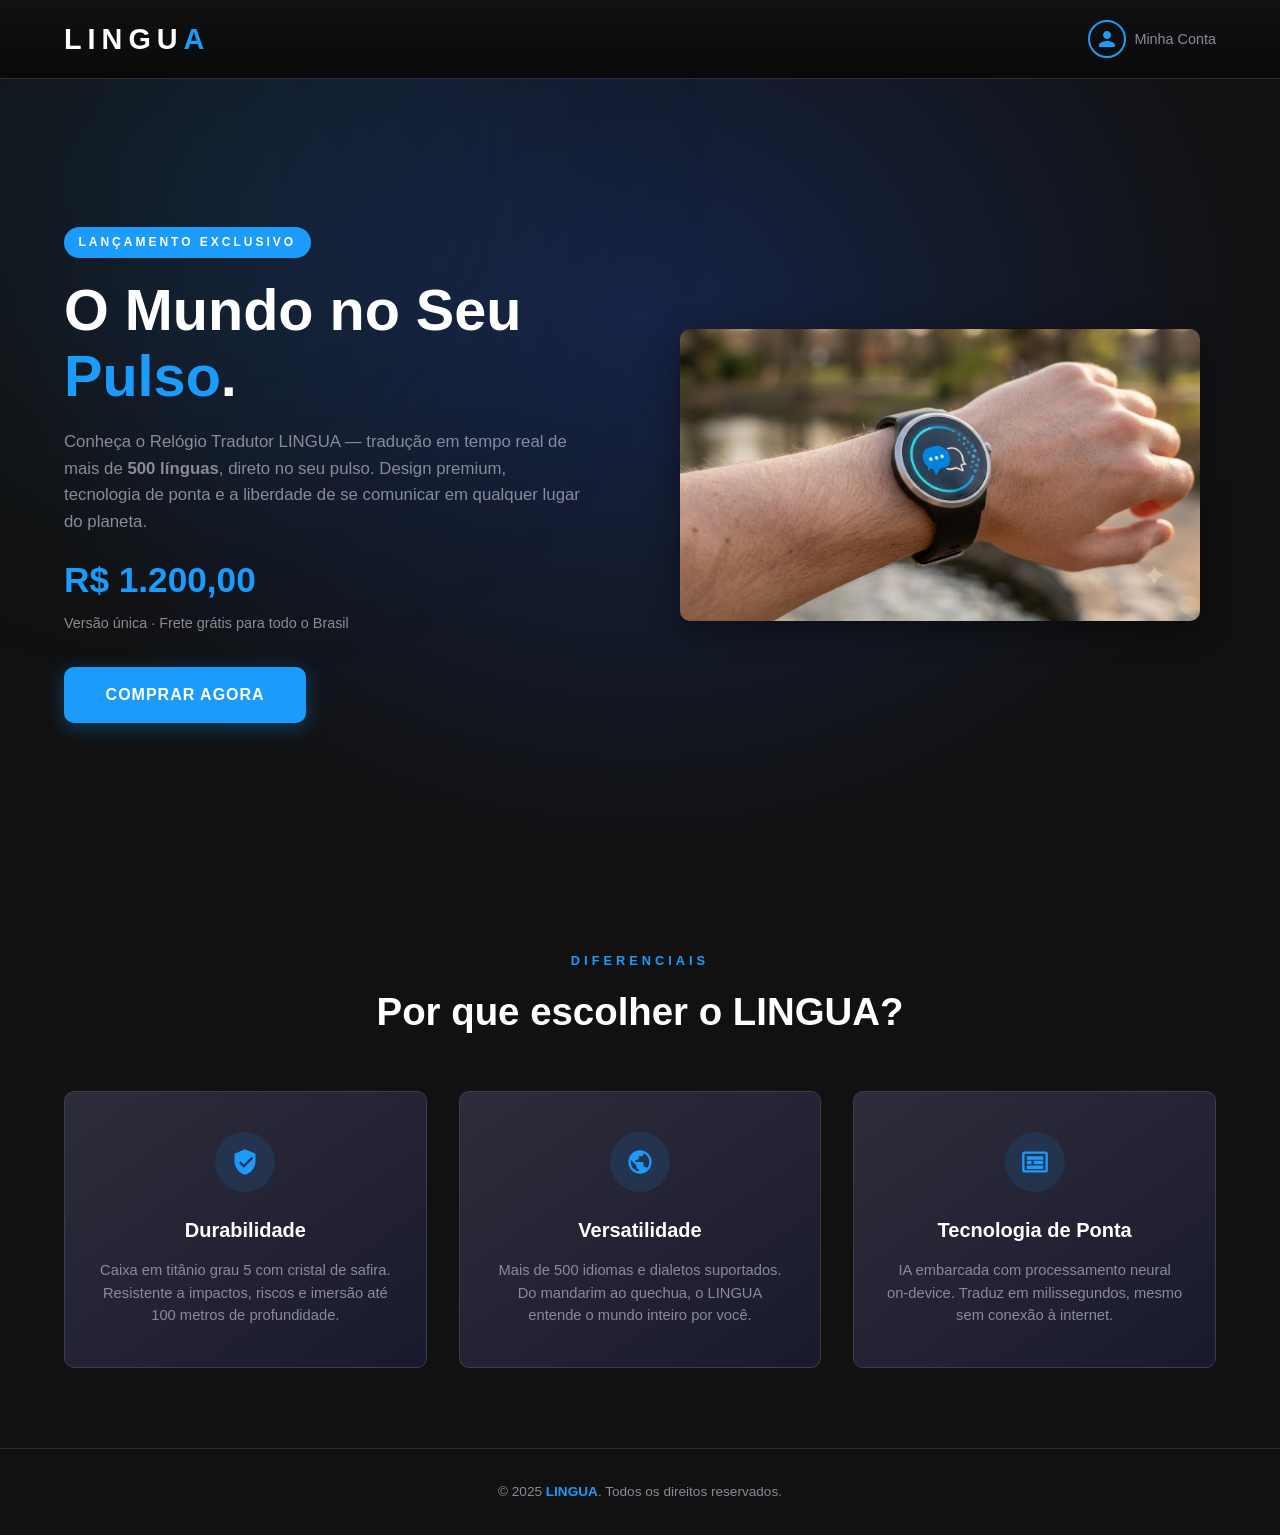
<file: index.html>
<!DOCTYPE html>
<html lang="pt-BR">
<head>
  <meta charset="UTF-8">
  <meta name="viewport" content="width=device-width, initial-scale=1.0">
  <title>LINGUA — Relógio Tradutor Premium</title>
  <link rel="stylesheet" href="style.css">
</head>
<body>

  <!-- ========== HEADER ========== -->
  <header class="site-header">
    <div class="container header-inner">
      <a href="index.html" class="logo">LINGU<span>A</span></a>
      <a href="cadastro.html" class="header-profile" aria-label="Minha Conta">
        <span class="profile-icon">
          <svg xmlns="http://www.w3.org/2000/svg" viewBox="0 0 24 24">
            <path d="M12 12c2.7 0 4.8-2.1 4.8-4.8S14.7 2.4 12 2.4 7.2 4.5 7.2 7.2 9.3 12 12 12zm0 2.4c-3.2 0-9.6 1.6-9.6 4.8v2.4h19.2v-2.4c0-3.2-6.4-4.8-9.6-4.8z"/>
          </svg>
        </span>
        Minha&nbsp;Conta
      </a>
    </div>
  </header>

  <!-- ========== HERO ========== -->
  <section class="hero">
    <div class="container hero-grid">
      <div class="hero-text">
        <span class="hero-tag">Lançamento Exclusivo</span>
        <h1 class="hero-title">O Mundo no Seu <em>Pulso</em>.</h1>
        <p class="hero-desc">
          Conheça o Relógio Tradutor LINGUA — tradução em tempo real de mais de
          <strong>500 línguas</strong>, direto no seu pulso. Design premium, tecnologia
          de ponta e a liberdade de se comunicar em qualquer lugar do planeta.
        </p>
        <div class="hero-price">
          R$ 1.200,00
          <small>Versão única · Frete grátis para todo o Brasil</small>
        </div>
        <a href="compra.html" class="btn btn-primary">Comprar Agora</a>
      </div>

      <div class="hero-image">
        <img
          src="./img/Relógio pulso2.png"
          alt="Relógio Tradutor LINGUA — vista premium em fundo escuro"
        >
      </div>
    </div>
  </section>

  <!-- ========== FEATURES ========== -->
  <section class="features">
    <div class="container">
      <p class="section-label">Diferenciais</p>
      <h2 class="section-title">Por que escolher o LINGUA?</h2>

      <div class="cards">
        <!-- Card 1 — Durabilidade -->
        <article class="card">
          <div class="card-icon">
            <svg xmlns="http://www.w3.org/2000/svg" viewBox="0 0 24 24">
              <path d="M12 1L3 5v6c0 5.55 3.84 10.74 9 12 5.16-1.26 9-6.45 9-12V5l-9-4zm-1 16l-4-4 1.41-1.41L11 14.17l6.59-6.59L19 9l-8 8z"/>
            </svg>
          </div>
          <h3>Durabilidade</h3>
          <p>Caixa em titânio grau 5 com cristal de safira. Resistente a impactos, riscos e imersão até 100 metros de profundidade.</p>
        </article>

        <!-- Card 2 — Versatilidade -->
        <article class="card">
          <div class="card-icon">
            <svg xmlns="http://www.w3.org/2000/svg" viewBox="0 0 24 24">
              <path d="M12 2C6.48 2 2 6.48 2 12s4.48 10 10 10 10-4.48 10-10S17.52 2 12 2zm-1 17.93c-3.95-.49-7-3.85-7-7.93 0-.62.08-1.21.21-1.79L9 15v1c0 1.1.9 2 2 2v1.93zm6.9-2.54c-.26-.81-1-1.39-1.9-1.39h-1v-3c0-.55-.45-1-1-1H8v-2h2c.55 0 1-.45 1-1V7h2c1.1 0 2-.9 2-2v-.41c2.93 1.19 5 4.06 5 7.41 0 2.08-.8 3.97-2.1 5.39z"/>
            </svg>
          </div>
          <h3>Versatilidade</h3>
          <p>Mais de 500 idiomas e dialetos suportados. Do mandarim ao quechua, o LINGUA entende o mundo inteiro por você.</p>
        </article>

        <!-- Card 3 — Tecnologia -->
        <article class="card">
          <div class="card-icon">
            <svg xmlns="http://www.w3.org/2000/svg" viewBox="0 0 24 24">
              <path d="M21 3H3c-1.1 0-2 .9-2 2v14c0 1.1.9 2 2 2h18c1.1 0 2-.9 2-2V5c0-1.1-.9-2-2-2zm0 16H3V5h18v14zM5 15h14v3H5zm0-4h4v3H5zm6 0h8v3h-8zM5 7h14v3H5z"/>
            </svg>
          </div>
          <h3>Tecnologia de Ponta</h3>
          <p>IA embarcada com processamento neural on-device. Traduz em milissegundos, mesmo sem conexão à internet.</p>
        </article>
      </div>
    </div>
  </section>

  <!-- ========== FOOTER ========== -->
  <footer class="site-footer">
    <div class="container">
      <p>&copy; 2025 <span>LINGUA</span>. Todos os direitos reservados.</p>
    </div>
  </footer>

</body>
</html>
</file>
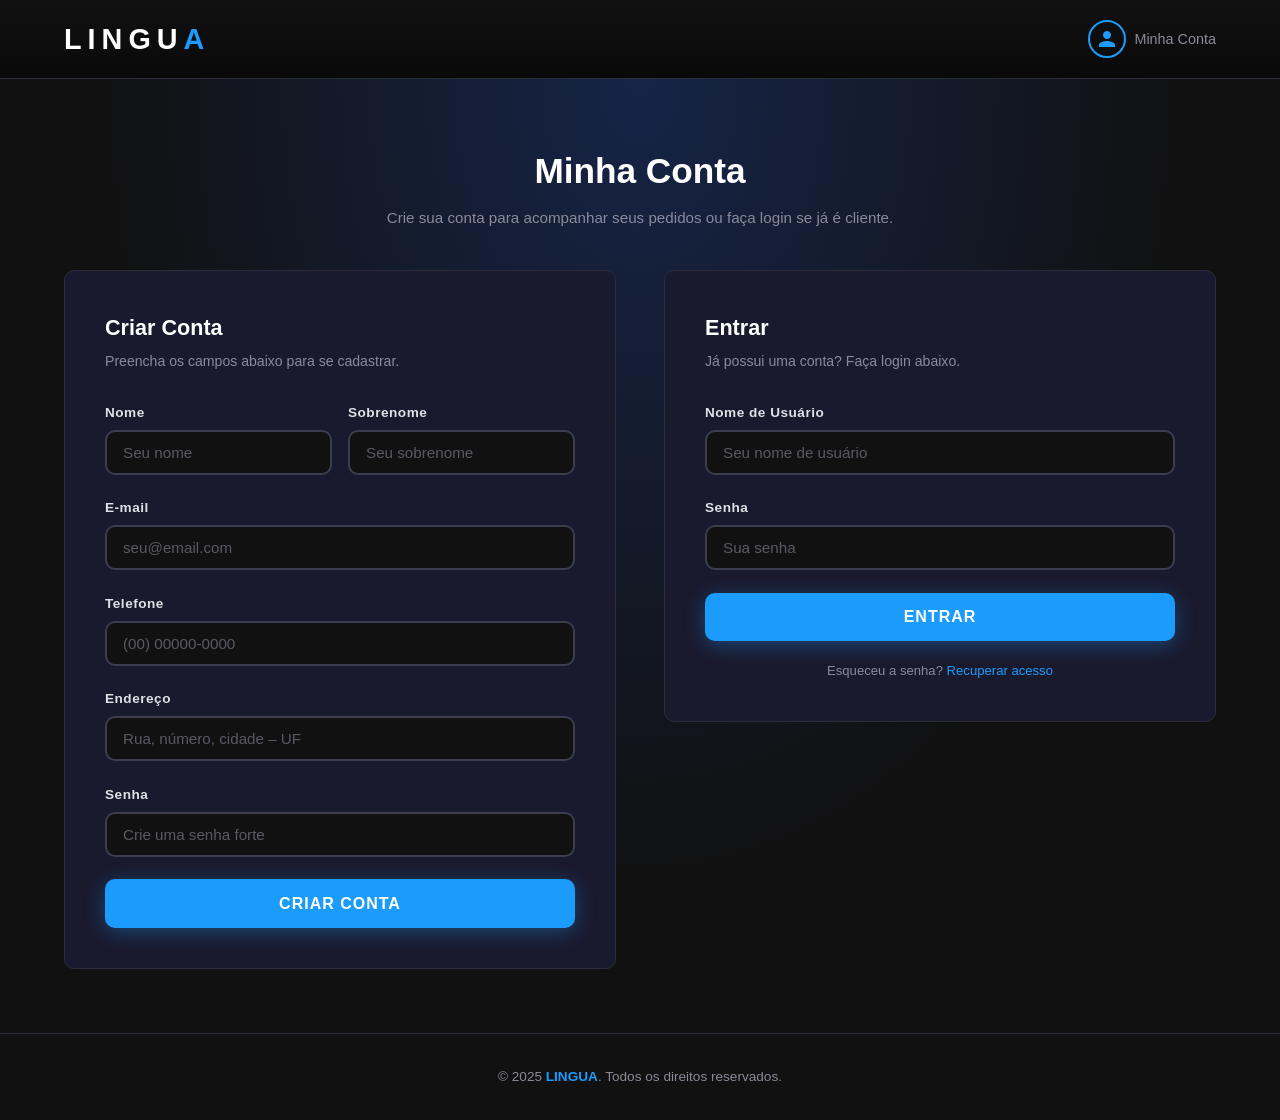
<file: cadastro.html>
<!DOCTYPE html>
<html lang="pt-BR">
<head>
  <meta charset="UTF-8">
  <meta name="viewport" content="width=device-width, initial-scale=1.0">
  <title>LINGUA — Conta &amp; Login</title>
  <link rel="stylesheet" href="style.css">
</head>
<body>

  <!-- ========== HEADER ========== -->
  <header class="site-header">
    <div class="container header-inner">
      <a href="index.html" class="logo">LINGU<span>A</span></a>
      <a href="cadastro.html" class="header-profile" aria-label="Minha Conta">
        <span class="profile-icon">
          <svg xmlns="http://www.w3.org/2000/svg" viewBox="0 0 24 24">
            <path d="M12 12c2.7 0 4.8-2.1 4.8-4.8S14.7 2.4 12 2.4 7.2 4.5 7.2 7.2 9.3 12 12 12zm0 2.4c-3.2 0-9.6 1.6-9.6 4.8v2.4h19.2v-2.4c0-3.2-6.4-4.8-9.6-4.8z"/>
          </svg>
        </span>
        Minha&nbsp;Conta
      </a>
    </div>
  </header>

  <!-- ========== CONTEÚDO ========== -->
  <section class="page-section">
    <div class="container">
      <h1 class="page-title">Minha Conta</h1>
      <p class="page-subtitle">Crie sua conta para acompanhar seus pedidos ou faça login se já é cliente.</p>

      <div class="auth-grid">

        <!-- ===== CRIAR CONTA ===== -->
        <div class="auth-block">
          <h2>Criar Conta</h2>
          <p class="auth-sub">Preencha os campos abaixo para se cadastrar.</p>

          <form action="index.html" method="get">
            <div class="form-row">
              <div class="form-group">
                <label for="reg-nome">Nome</label>
                <input type="text" id="reg-nome" name="nome" placeholder="Seu nome" required>
              </div>
              <div class="form-group">
                <label for="reg-sobrenome">Sobrenome</label>
                <input type="text" id="reg-sobrenome" name="sobrenome" placeholder="Seu sobrenome" required>
              </div>
            </div>

            <div class="form-group">
              <label for="reg-email">E-mail</label>
              <input type="email" id="reg-email" name="email" placeholder="seu@email.com" required>
            </div>

            <div class="form-group">
              <label for="reg-telefone">Telefone</label>
              <input type="tel" id="reg-telefone" name="telefone" placeholder="(00) 00000-0000">
            </div>

            <div class="form-group">
              <label for="reg-endereco">Endereço</label>
              <input type="text" id="reg-endereco" name="endereco" placeholder="Rua, número, cidade – UF">
            </div>

            <div class="form-group">
              <label for="reg-senha">Senha</label>
              <input type="password" id="reg-senha" name="senha" placeholder="Crie uma senha forte" required>
            </div>

            <button type="submit" class="btn btn-primary btn-block">Criar Conta</button>
          </form>
        </div>

        <!-- ===== LOGIN ===== -->
        <div class="auth-block">
          <h2>Entrar</h2>
          <p class="auth-sub">Já possui uma conta? Faça login abaixo.</p>

          <form action="index.html" method="get">
            <div class="form-group">
              <label for="login-user">Nome de Usuário</label>
              <input type="text" id="login-user" name="username" placeholder="Seu nome de usuário" required>
            </div>

            <div class="form-group">
              <label for="login-pass">Senha</label>
              <input type="password" id="login-pass" name="password" placeholder="Sua senha" required>
            </div>

            <button type="submit" class="btn btn-primary btn-block">Entrar</button>
          </form>

          <p style="margin-top:1.2rem;text-align:center;font-size:.82rem;color:var(--light-gray);">
            Esqueceu a senha? <a href="#" style="color:var(--blue-accent);">Recuperar acesso</a>
          </p>
        </div>

      </div>
    </div>
  </section>

  <!-- ========== FOOTER ========== -->
  <footer class="site-footer">
    <div class="container">
      <p>&copy; 2025 <span>LINGUA</span>. Todos os direitos reservados.</p>
    </div>
  </footer>

</body>
</html>
</file>
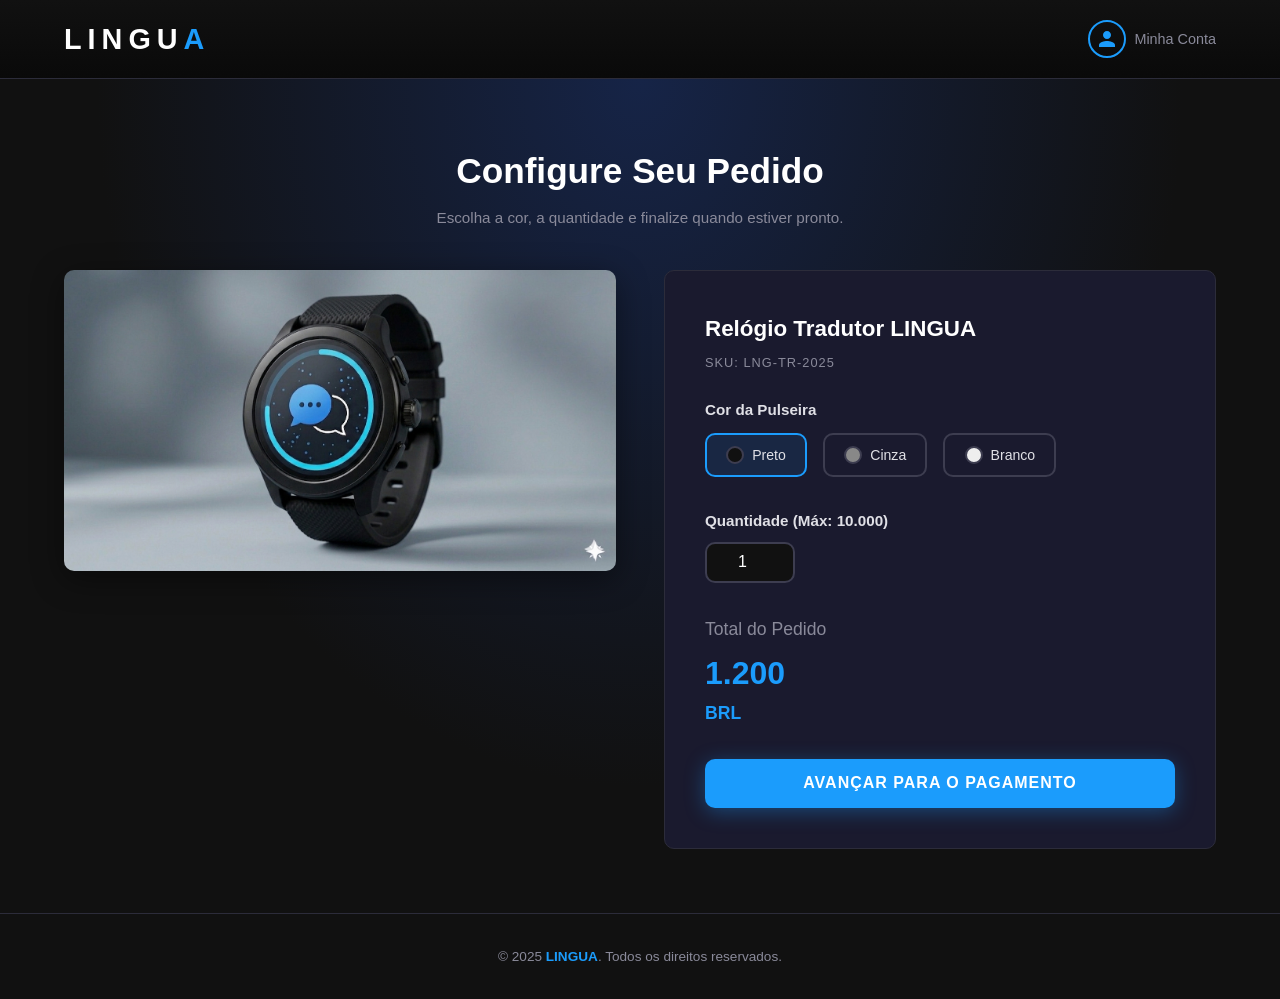
<file: compra.html>
<!DOCTYPE html>
<html lang="pt-BR">
<head>
  <meta charset="UTF-8">
  <meta name="viewport" content="width=device-width, initial-scale=1.0">
  <title>LINGUA — Configurar Pedido</title>
  <link rel="stylesheet" href="style.css">
</head>
<body>

  <header class="site-header">
    <div class="container header-inner">
      <a href="index.html" class="logo">LINGU<span>A</span></a>
      <a href="cadastro.html" class="header-profile" aria-label="Minha Conta">
        <span class="profile-icon">
          <svg xmlns="http://www.w3.org/2000/svg" viewBox="0 0 24 24">
            <path d="M12 12c2.7 0 4.8-2.1 4.8-4.8S14.7 2.4 12 2.4 7.2 4.5 7.2 7.2 9.3 12 12 12zm0 2.4c-3.2 0-9.6 1.6-9.6 4.8v2.4h19.2v-2.4c0-3.2-6.4-4.8-9.6-4.8z"/>
          </svg>
        </span>
        Minha&nbsp;Conta
      </a>
    </div>
  </header>

  <section class="page-section">
    <div class="container">
      <h1 class="page-title">Configure Seu Pedido</h1>
      <p class="page-subtitle">Escolha a cor, a quantidade e finalize quando estiver pronto.</p>

      <div class="order-grid">
        <div class="order-image">
          <img
            id="product-image"
            src="./img/Relógio p-preto2.png"
            alt="Relógio Tradutor LINGUA - Preto"
          >
        </div>

        <div class="order-config">
          <h2>Relógio Tradutor LINGUA</h2>
          <p class="product-sku">SKU: LNG-TR-2025</p>

          <form action="pagamento.html" oninput="total.value = (quant.valueAsNumber * 1200).toLocaleString('pt-BR')">

            <span class="color-label">Cor da Pulseira</span>
            <div class="color-options">
              <input type="radio" name="cor" id="cor-preto" value="Preto" checked>
              <label for="cor-preto">
                <span class="swatch swatch--black"></span> Preto
              </label>

              <input type="radio" name="cor" id="cor-cinza" value="Cinza">
              <label for="cor-cinza">
                <span class="swatch swatch--gray"></span> Cinza
              </label>

              <input type="radio" name="cor" id="cor-branco" value="Branco">
              <label for="cor-branco">
                <span class="swatch swatch--white"></span> Branco
              </label>
            </div>

            <div class="qty-group">
              <label for="quant">Quantidade (Máx: 10.000)</label>
              <input type="number" name="quant" id="quant" min="1" max="10000" step="1" value="1">
            </div>

            <div class="order-total">
              <span>Total do Pedido</span>
              <output name="total" for="quant">1.200</output>
              <span style="font-size:1.1rem;color:var(--blue-accent);font-weight:700;"> BRL</span>
            </div>

            <button type="submit" class="btn btn-primary btn-block">Avançar para o Pagamento</button>
          </form>
        </div>
      </div>
    </div>
  </section>

  <footer class="site-footer">
    <div class="container">
      <p>&copy; 2025 <span>LINGUA</span>. Todos os direitos reservados.</p>
    </div>
  </footer>

  <script>
    const imagensPorCor = {
      "Preto": "./img/Relógio p-preto2.png",
      "Cinza": "./img/Relógio p-cinza.png",   
      "Branco":"./img/Relógio p-branco.png"  
    };

    const imagemProduto = document.getElementById('product-image');
    const botoesCor = document.querySelectorAll('input[name="cor"]');
    const inputQuantidade = document.getElementById('quant');
    const outputTotal = document.querySelector('output[name="total"]');

    botoesCor.forEach(radio => {
      radio.addEventListener('change', (event) => {
        const corSelecionada = event.target.value;
        imagemProduto.src = imagensPorCor[corSelecionada];
        imagemProduto.alt = `Relógio Tradutor LINGUA - ${corSelecionada}`;
      });
    });

    // 1. Bloqueia teclas de caracteres especiais, decimais (ponto e vírgula) e o 'e' da notação científica
    inputQuantidade.addEventListener('keydown', (event) => {
      const teclasProibidas = ['.', ',', '-', '+', 'e', 'E'];
      if (teclasProibidas.includes(event.key)) {
        event.preventDefault();
      }
    });

    // 2. Validações adicionais ao digitar ou colar valores
    inputQuantidade.addEventListener('input', (event) => {
      let valor = event.target.valueAsNumber;

      // Se o usuário digitar algo maior que 10000, limita ao teto
      if (valor > 10000) {
        event.target.value = 10000;
        valor = 10000;
      }

      // Se for um número válido, atualiza o total normalmente
      if (!isNaN(valor) && valor >= 1) {
        outputTotal.value = (valor * 1200).toLocaleString('pt-BR');
      }
    });

    // 3. Garante que se o campo for esvaziado, ou se tentarem burlar colando algo, ele volte para 1
    inputQuantidade.addEventListener('change', (event) => {
      let valor = event.target.valueAsNumber;

      if (isNaN(valor) || valor < 1) {
        event.target.value = 1;
        outputTotal.value = (1 * 1200).toLocaleString('pt-BR');
      }
    });
  </script>

</body>
</html>
</file>
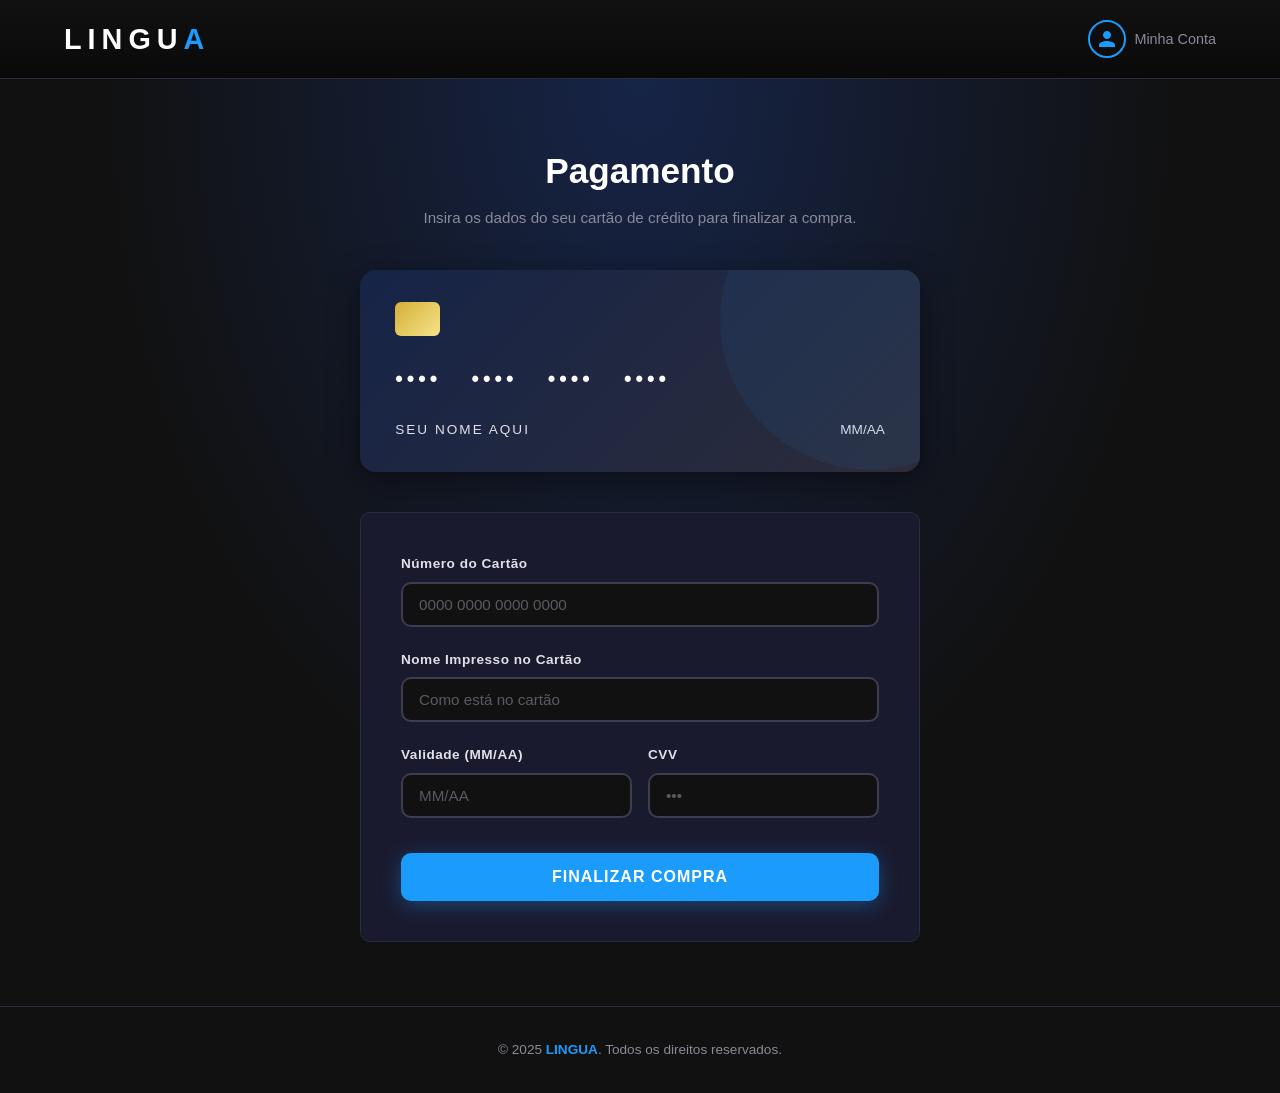
<file: pagamento.html>
<!DOCTYPE html>
<html lang="pt-BR">
<head>
  <meta charset="UTF-8">
  <meta name="viewport" content="width=device-width, initial-scale=1.0">
  <title>LINGUA — Pagamento</title>
  <link rel="stylesheet" href="style.css">
</head>
<body>

  <!-- ========== HEADER ========== -->
  <header class="site-header">
    <div class="container header-inner">
      <a href="index.html" class="logo">LINGU<span>A</span></a>
      <a href="cadastro.html" class="header-profile" aria-label="Minha Conta">
        <span class="profile-icon">
          <svg xmlns="http://www.w3.org/2000/svg" viewBox="0 0 24 24">
            <path d="M12 12c2.7 0 4.8-2.1 4.8-4.8S14.7 2.4 12 2.4 7.2 4.5 7.2 7.2 9.3 12 12 12zm0 2.4c-3.2 0-9.6 1.6-9.6 4.8v2.4h19.2v-2.4c0-3.2-6.4-4.8-9.6-4.8z"/>
          </svg>
        </span>
        Minha&nbsp;Conta
      </a>
    </div>
  </header>

  <!-- ========== CONTEÚDO ========== -->
  <section class="page-section">
    <div class="container pay-wrapper">
      <h1 class="page-title">Pagamento</h1>
      <p class="page-subtitle">Insira os dados do seu cartão de crédito para finalizar a compra.</p>

      <!-- Visual do Cartão -->
      <div class="credit-card-visual">
        <div class="card-chip"></div>
        <div class="card-number-display">•••• &nbsp; •••• &nbsp; •••• &nbsp; ••••</div>
        <div class="card-bottom">
          <div class="card-name-display">SEU NOME AQUI</div>
          <div class="card-exp-display">MM/AA</div>
        </div>
      </div>

      <!-- Formulário -->
      <div class="form-card">
        <form action="index.html" method="get">

          <div class="form-group">
            <label for="card-number">Número do Cartão</label>
            <input
              type="text"
              id="card-number"
              name="card-number"
              placeholder="0000 0000 0000 0000"
              maxlength="19"
              inputmode="numeric"
              required
            >
          </div>

          <div class="form-group">
            <label for="card-name">Nome Impresso no Cartão</label>
            <input
              type="text"
              id="card-name"
              name="card-name"
              placeholder="Como está no cartão"
              required
            >
          </div>

          <div class="form-row">
            <div class="form-group">
              <label for="card-exp">Validade (MM/AA)</label>
              <input
                type="text"
                id="card-exp"
                name="card-exp"
                placeholder="MM/AA"
                maxlength="5"
                required
              >
            </div>

            <div class="form-group">
              <label for="card-cvv">CVV</label>
              <input
                type="text"
                id="card-cvv"
                name="card-cvv"
                placeholder="•••"
                maxlength="4"
                inputmode="numeric"
                required
              >
            </div>
          </div>

          <button type="submit" class="btn btn-primary btn-block" style="margin-top:.8rem;">
            Finalizar Compra
          </button>
        </form>
      </div>
    </div>
  </section>

  <!-- ========== FOOTER ========== -->
  <footer class="site-footer">
    <div class="container">
      <p>&copy; 2025 <span>LINGUA</span>. Todos os direitos reservados.</p>
    </div>
  </footer>

</body>
</html>
</file>
<file: style.css>
/* ============================================================
   LINGUA E-COMMERCE — style.css  (Unified Stylesheet)
   Paleta: Preto · Cinza · Azul Escuro | Destaque: Azul Claro
   ============================================================ */

/* ---------- Reset & Base ---------- */
*,
*::before,
*::after {
  margin: 0;
  padding: 0;
  box-sizing: border-box;
}

:root {
  --black:      #0a0a0a;
  --dark:       #111111;
  --dark-gray:  #1a1a2e;
  --gray:       #2c2c3a;
  --mid-gray:   #3d3d50;
  --light-gray: #8a8a9a;
  --off-white:  #e0e0e6;
  --white:      #ffffff;
  --blue-dark:  #0f1b3d;
  --blue-mid:   #162447;
  --blue-accent:#1b9cfc;
  --blue-glow:  #45aaf2;
  --blue-soft:  #d6eeff;
  --radius:     10px;
  --shadow:     0 8px 32px rgba(0, 0, 0, .45);
  --transition: .3s ease;
}

html {
  scroll-behavior: smooth;
  font-size: 16px;
}

body {
  font-family: 'Segoe UI', 'Helvetica Neue', Arial, sans-serif;
  background-color: var(--black);
  color: var(--off-white);
  line-height: 1.6;
  min-height: 100vh;
  display: flex;
  flex-direction: column;
}

a {
  text-decoration: none;
  color: inherit;
}

img {
  max-width: 100%;
  display: block;
}

ul { list-style: none; }

/* ---------- Utilities ---------- */
.container {
  width: 90%;
  max-width: 1200px;
  margin: 0 auto;
}

.sr-only {
  position: absolute;
  width: 1px; height: 1px;
  overflow: hidden;
  clip: rect(0,0,0,0);
}

/* ===========================
   HEADER
   =========================== */
.site-header {
  position: sticky;
  top: 0;
  z-index: 100;
  background: linear-gradient(180deg, var(--dark) 0%, rgba(10,10,10,.95) 100%);
  backdrop-filter: blur(12px);
  border-bottom: 1px solid var(--gray);
  padding: 1rem 0;
}

.header-inner {
  display: flex;
  align-items: center;
  justify-content: space-between;
}

.logo {
  font-size: 1.8rem;
  font-weight: 800;
  letter-spacing: 6px;
  text-transform: uppercase;
  color: var(--white);
  transition: color var(--transition);
}

.logo span {
  color: var(--blue-accent);
}

.logo:hover {
  color: var(--blue-accent);
}

.header-profile {
  display: flex;
  align-items: center;
  gap: .5rem;
  color: var(--light-gray);
  font-size: .9rem;
  transition: color var(--transition);
}

.header-profile:hover {
  color: var(--blue-accent);
}

.profile-icon {
  width: 38px;
  height: 38px;
  border: 2px solid var(--blue-accent);
  border-radius: 50%;
  display: flex;
  align-items: center;
  justify-content: center;
  transition: background var(--transition), border-color var(--transition);
}

.profile-icon:hover {
  background: var(--blue-accent);
}

/* User SVG icon inline */
.profile-icon svg {
  width: 20px;
  height: 20px;
  fill: var(--blue-accent);
  transition: fill var(--transition);
}

.profile-icon:hover svg {
  fill: var(--white);
}

/* ===========================
   HERO — index.html
   =========================== */
.hero {
  position: relative;
  display: flex;
  align-items: center;
  justify-content: center;
  min-height: 88vh;
  padding: 4rem 0;
  background: radial-gradient(ellipse at 50% 30%, var(--blue-mid) 0%, var(--dark) 70%);
  overflow: hidden;
}

.hero::before {
  content: '';
  position: absolute;
  width: 600px; height: 600px;
  border-radius: 50%;
  background: rgba(27,156,252,.08);
  top: -200px; left: -100px;
  filter: blur(120px);
}

.hero-grid {
  display: grid;
  grid-template-columns: 1fr 1fr;
  gap: 3rem;
  align-items: center;
}

.hero-text {
  position: relative;
  z-index: 2;
}

.hero-tag {
  display: inline-block;
  background: var(--blue-accent);
  color: var(--white);
  font-size: .75rem;
  font-weight: 700;
  letter-spacing: 3px;
  text-transform: uppercase;
  padding: .35rem .9rem;
  border-radius: 30px;
  margin-bottom: 1.2rem;
}

.hero-title {
  font-size: clamp(2rem, 5vw, 3.6rem);
  font-weight: 800;
  line-height: 1.15;
  color: var(--white);
  margin-bottom: 1.2rem;
}

.hero-title em {
  font-style: normal;
  color: var(--blue-accent);
}

.hero-desc {
  font-size: 1.05rem;
  color: var(--light-gray);
  margin-bottom: 1rem;
  max-width: 520px;
}

.hero-price {
  font-size: 2.2rem;
  font-weight: 800;
  color: var(--blue-accent);
  margin-bottom: 2rem;
}

.hero-price small {
  font-size: .9rem;
  color: var(--light-gray);
  font-weight: 400;
  display: block;
  margin-top: .2rem;
}

.hero-image {
  position: relative;
  z-index: 2;
  display: flex;
  justify-content: center;
}

.hero-image img {
  width: 100%;
  max-width: 520px;
  border-radius: var(--radius);
  box-shadow: var(--shadow);
  transition: transform var(--transition);
}

.hero-image img:hover {
  transform: scale(1.03);
}

/* ===========================
   BUTTONS
   =========================== */
.btn {
  display: inline-block;
  padding: .95rem 2.6rem;
  font-size: 1rem;
  font-weight: 700;
  letter-spacing: 1px;
  text-transform: uppercase;
  border: none;
  border-radius: var(--radius);
  cursor: pointer;
  transition: background var(--transition), transform var(--transition), box-shadow var(--transition);
}

.btn-primary {
  background: var(--blue-accent);
  color: var(--white);
  box-shadow: 0 4px 20px rgba(27,156,252,.35);
}

.btn-primary:hover {
  background: var(--blue-glow);
  transform: translateY(-2px);
  box-shadow: 0 8px 30px rgba(27,156,252,.5);
}

.btn-secondary {
  background: transparent;
  color: var(--blue-accent);
  border: 2px solid var(--blue-accent);
}

.btn-secondary:hover {
  background: var(--blue-accent);
  color: var(--white);
  transform: translateY(-2px);
}

/* ===========================
   FEATURES / CARDS — index.html
   =========================== */
.features {
  padding: 5rem 0;
  background: var(--dark);
}

.section-label {
  text-align: center;
  font-size: .8rem;
  font-weight: 700;
  letter-spacing: 4px;
  text-transform: uppercase;
  color: var(--blue-accent);
  margin-bottom: .6rem;
}

.section-title {
  text-align: center;
  font-size: clamp(1.6rem, 3vw, 2.4rem);
  font-weight: 800;
  color: var(--white);
  margin-bottom: 3rem;
}

.cards {
  display: grid;
  grid-template-columns: repeat(3, 1fr);
  gap: 2rem;
}

.card {
  background: linear-gradient(145deg, var(--gray) 0%, var(--dark-gray) 100%);
  border: 1px solid var(--mid-gray);
  border-radius: var(--radius);
  padding: 2.5rem 2rem;
  text-align: center;
  transition: transform var(--transition), border-color var(--transition), box-shadow var(--transition);
}

.card:hover {
  transform: translateY(-6px);
  border-color: var(--blue-accent);
  box-shadow: 0 12px 40px rgba(27,156,252,.15);
}

.card-icon {
  width: 60px;
  height: 60px;
  margin: 0 auto 1.4rem;
  background: rgba(27,156,252,.12);
  border-radius: 50%;
  display: flex;
  align-items: center;
  justify-content: center;
}

.card-icon svg {
  width: 28px;
  height: 28px;
  fill: var(--blue-accent);
}

.card h3 {
  font-size: 1.25rem;
  font-weight: 700;
  color: var(--white);
  margin-bottom: .8rem;
}

.card p {
  font-size: .92rem;
  color: var(--light-gray);
  line-height: 1.55;
}

/* ===========================
   FOOTER
   =========================== */
.site-footer {
  margin-top: auto;
  background: var(--dark);
  border-top: 1px solid var(--gray);
  padding: 2rem 0;
  text-align: center;
  font-size: .85rem;
  color: var(--light-gray);
}

.site-footer span {
  color: var(--blue-accent);
  font-weight: 700;
}

/* ===========================
   PAGE SECTION (inner pages)
   =========================== */
.page-section {
  flex: 1;
  padding: 4rem 0;
  background: radial-gradient(ellipse at 50% 0%, var(--blue-mid) 0%, var(--dark) 60%);
}

.page-title {
  text-align: center;
  font-size: clamp(1.5rem, 3vw, 2.2rem);
  font-weight: 800;
  color: var(--white);
  margin-bottom: .4rem;
}

.page-subtitle {
  text-align: center;
  color: var(--light-gray);
  margin-bottom: 2.5rem;
  font-size: .95rem;
}

/* ===========================
   COMPRA — compra.html
   =========================== */
.order-grid {
  display: grid;
  grid-template-columns: 1fr 1fr;
  gap: 3rem;
  align-items: start;
}

.order-image img {
  border-radius: var(--radius);
  box-shadow: var(--shadow);
  width: 100%;
}

.order-config {
  background: var(--dark-gray);
  border: 1px solid var(--gray);
  border-radius: var(--radius);
  padding: 2.5rem;
}

.order-config h2 {
  font-size: 1.4rem;
  color: var(--white);
  margin-bottom: .4rem;
}

.order-config .product-sku {
  font-size: .8rem;
  color: var(--light-gray);
  margin-bottom: 1.5rem;
  letter-spacing: 1px;
}

/* Cor Pulseira */
.color-label {
  font-weight: 600;
  font-size: .95rem;
  color: var(--off-white);
  margin-bottom: .7rem;
  display: block;
}

.color-options {
  display: flex;
  gap: 1rem;
  margin-bottom: 2rem;
}

.color-options input[type="radio"] {
  display: none;
}

.color-options label {
  display: flex;
  align-items: center;
  gap: .5rem;
  padding: .55rem 1.2rem;
  border: 2px solid var(--mid-gray);
  border-radius: var(--radius);
  cursor: pointer;
  font-size: .88rem;
  transition: border-color var(--transition), background var(--transition);
}

.color-options label:hover {
  border-color: var(--blue-accent);
}

.color-options input[type="radio"]:checked + label {
  border-color: var(--blue-accent);
  background: rgba(27,156,252,.1);
}

.swatch {
  width: 18px;
  height: 18px;
  border-radius: 50%;
  border: 2px solid var(--mid-gray);
}

.swatch--black { background: #111; }
.swatch--gray  { background: #888; }
.swatch--white { background: #eee; }

/* Quantidade & Total */
.qty-group {
  margin-bottom: 2rem;
}

.qty-group label {
  font-weight: 600;
  font-size: .95rem;
  color: var(--off-white);
  display: block;
  margin-bottom: .5rem;
}

.qty-group input[type="number"] {
  width: 90px;
  padding: .6rem .8rem;
  font-size: 1rem;
  border: 2px solid var(--mid-gray);
  border-radius: var(--radius);
  background: var(--dark);
  color: var(--white);
  text-align: center;
  transition: border-color var(--transition);
}

.qty-group input[type="number"]:focus {
  outline: none;
  border-color: var(--blue-accent);
}

.order-total {
  font-size: 1.1rem;
  color: var(--light-gray);
  margin-bottom: 2rem;
}

.order-total output {
  font-size: 2rem;
  font-weight: 800;
  color: var(--blue-accent);
  display: block;
  margin-top: .3rem;
}

.btn-block {
  display: block;
  width: 100%;
  text-align: center;
}

/* ===========================
   PAGAMENTO — pagamento.html
   =========================== */
.pay-wrapper {
  max-width: 560px;
  margin: 0 auto;
}

.credit-card-visual {
  position: relative;
  background: linear-gradient(135deg, var(--blue-mid), var(--gray));
  border-radius: 16px;
  padding: 2rem 2.2rem;
  margin-bottom: 2.5rem;
  min-height: 200px;
  box-shadow: var(--shadow);
  overflow: hidden;
}

.credit-card-visual::after {
  content: '';
  position: absolute;
  width: 300px; height: 300px;
  border-radius: 50%;
  background: rgba(27,156,252,.07);
  top: -100px; right: -100px;
}

.card-chip {
  width: 45px;
  height: 34px;
  background: linear-gradient(135deg, #d4af37, #f7e38b);
  border-radius: 6px;
  margin-bottom: 1.6rem;
}

.card-number-display {
  font-size: 1.35rem;
  letter-spacing: 4px;
  color: var(--white);
  font-weight: 600;
  margin-bottom: 1.4rem;
}

.card-bottom {
  display: flex;
  justify-content: space-between;
  align-items: flex-end;
}

.card-name-display {
  font-size: .85rem;
  text-transform: uppercase;
  letter-spacing: 2px;
  color: var(--off-white);
}

.card-exp-display {
  font-size: .85rem;
  color: var(--off-white);
}

/* Form fields */
.form-card {
  background: var(--dark-gray);
  border: 1px solid var(--gray);
  border-radius: var(--radius);
  padding: 2.5rem;
}

.form-group {
  margin-bottom: 1.4rem;
}

.form-group label {
  display: block;
  font-size: .85rem;
  font-weight: 600;
  color: var(--off-white);
  margin-bottom: .4rem;
  letter-spacing: .5px;
}

.form-group input,
.form-group select {
  width: 100%;
  padding: .75rem 1rem;
  font-size: .95rem;
  border: 2px solid var(--mid-gray);
  border-radius: var(--radius);
  background: var(--dark);
  color: var(--white);
  transition: border-color var(--transition), box-shadow var(--transition);
}

.form-group input::placeholder {
  color: var(--light-gray);
  opacity: .6;
}

.form-group input:focus,
.form-group select:focus {
  outline: none;
  border-color: var(--blue-accent);
  box-shadow: 0 0 0 3px rgba(27,156,252,.18);
}

.form-row {
  display: grid;
  grid-template-columns: 1fr 1fr;
  gap: 1rem;
}

/* ===========================
   CADASTRO — cadastro.html
   =========================== */
.auth-grid {
  display: grid;
  grid-template-columns: 1fr 1fr;
  gap: 3rem;
  align-items: start;
}

.auth-block {
  background: var(--dark-gray);
  border: 1px solid var(--gray);
  border-radius: var(--radius);
  padding: 2.5rem;
}

.auth-block h2 {
  font-size: 1.35rem;
  color: var(--white);
  margin-bottom: .3rem;
}

.auth-block .auth-sub {
  color: var(--light-gray);
  font-size: .88rem;
  margin-bottom: 1.8rem;
}

.divider {
  display: flex;
  align-items: center;
  justify-content: center;
  position: relative;
}

.divider::before {
  content: 'OU';
  position: absolute;
  background: var(--dark-gray);
  padding: .5rem 1rem;
  font-size: .75rem;
  font-weight: 700;
  letter-spacing: 2px;
  color: var(--light-gray);
  border: 1px solid var(--gray);
  border-radius: var(--radius);
  display: none;
}

/* ===========================
   RESPONSIVO
   =========================== */

/* Tablets */
@media (max-width: 992px) {
  .hero-grid {
    grid-template-columns: 1fr;
    text-align: center;
  }

  .hero-text {
    order: 2;
  }

  .hero-image {
    order: 1;
  }

  .hero-desc {
    margin-inline: auto;
  }

  .cards {
    grid-template-columns: 1fr;
    max-width: 460px;
    margin: 0 auto;
  }

  .order-grid {
    grid-template-columns: 1fr;
  }

  .order-image {
    max-width: 480px;
    margin: 0 auto;
  }

  .auth-grid {
    grid-template-columns: 1fr;
  }
}

/* Mobile */
@media (max-width: 600px) {
  .logo {
    font-size: 1.3rem;
    letter-spacing: 4px;
  }

  .hero {
    min-height: auto;
    padding: 3rem 0;
  }

  .hero-title {
    font-size: 1.7rem;
  }

  .hero-price {
    font-size: 1.7rem;
  }

  .color-options {
    flex-wrap: wrap;
  }

  .form-row {
    grid-template-columns: 1fr;
  }

  .order-config,
  .auth-block,
  .form-card {
    padding: 1.6rem;
  }

  .credit-card-visual {
    padding: 1.4rem;
  }

  .card-number-display {
    font-size: 1.05rem;
    letter-spacing: 2px;
  }

  .btn {
    padding: .8rem 1.6rem;
    font-size: .9rem;
  }
}
</file>
